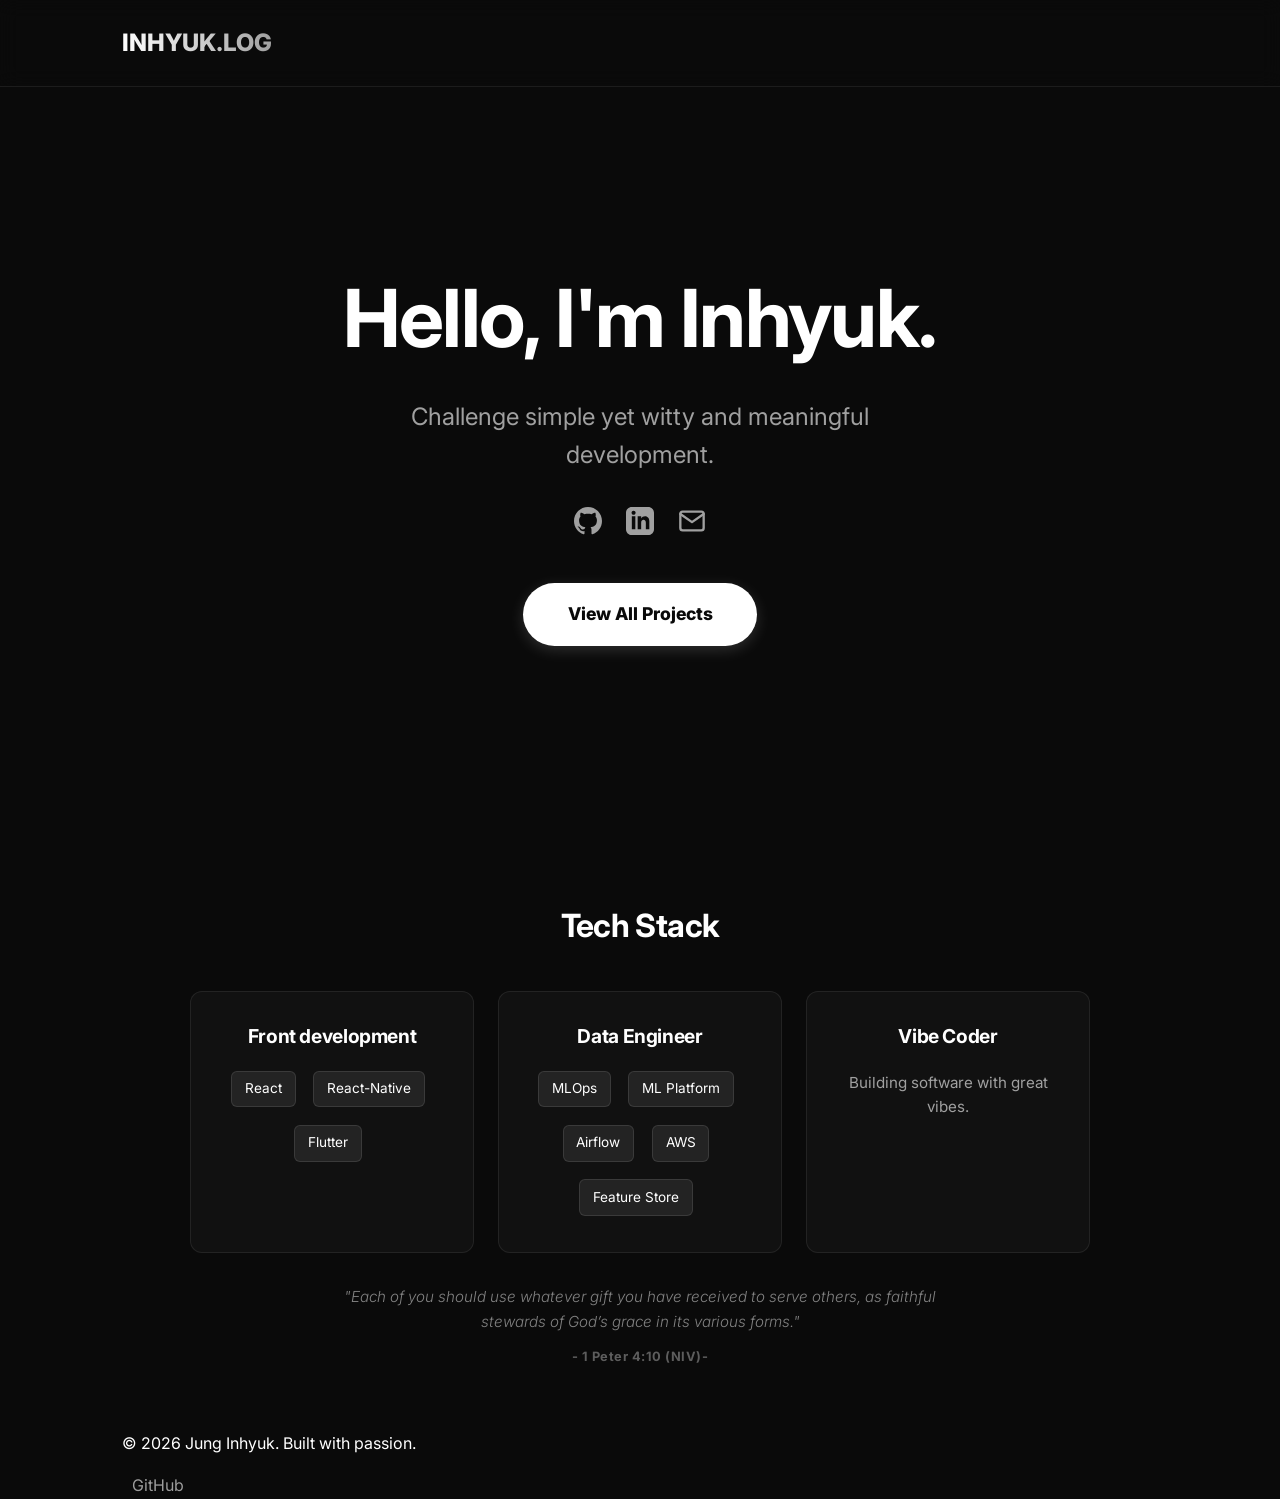
<file: index.html>
<!DOCTYPE html>
<html lang="ko">

<head>
    <meta charset="UTF-8">
    <meta name="viewport" content="width=device-width, initial-scale=1.0">
    <title>Inhyuk Jung | Software Engineer</title>
    <meta name="description" content="Software Engineer Jung Inhyuk's Portfolio.">
    <link rel="stylesheet" href="style.css">
    <link rel="preconnect" href="https://fonts.googleapis.com">
    <link rel="preconnect" href="https://fonts.gstatic.com" crossorigin>
    <link href="https://fonts.googleapis.com/css2?family=Inter:wght@400;700;800&display=swap" rel="stylesheet">
</head>

<body>

    <nav>
        <div class="container nav-content">
            <div class="logo"><a href="index.html">INHYUK.LOG</a></div>
            <!-- <div class="nav-links">
                <a href="index.html">Home</a>
                <a href="#about">About</a>
                <a href="apps/index.html">Projects</a>
            </div> -->
        </div>
    </nav>

    <header class="hero" id="home">
        <div class="container">
            <h1>Hello, I'm Inhyuk.</h1>
            <p>Challenge simple yet witty and meaningful development.</p>

            <div class="social-links">
                <a href="https://github.com/inhyuk-jung" target="_blank" class="social-link" title="GitHub">
                    <svg width="28" height="28" viewBox="0 0 24 24" fill="currentColor">
                        <path
                            d="M12 0c-6.626 0-12 5.373-12 12 0 5.302 3.438 9.8 8.207 11.387.599.111.793-.261.793-.577v-2.234c-3.338.726-4.033-1.416-4.033-1.416-.546-1.387-1.333-1.756-1.333-1.756-1.089-.745.083-.729.083-.729 1.205.084 1.839 1.237 1.839 1.237 1.07 1.834 2.807 1.304 3.492.997.107-.775.418-1.305.762-1.604-2.665-.305-5.467-1.334-5.467-5.931 0-1.311.469-2.381 1.236-3.221-.124-.303-.535-1.524.117-3.176 0 0 1.008-.322 3.301 1.23.957-.266 1.983-.399 3.003-.404 1.02.005 2.047.138 3.006.404 2.291-1.552 3.297-1.23 3.297-1.23.653 1.653.242 2.874.118 3.176.77.84 1.235 1.911 1.235 3.221 0 4.609-2.807 5.624-5.479 5.921.43.372.823 1.102.823 2.222v3.293c0 .319.192.694.801.576 4.765-1.589 8.199-6.086 8.199-11.386 0-6.627-5.373-12-12-12z" />
                    </svg>
                </a>
                <a href="https://www.linkedin.com/in/inhyuk-jung/" target="_blank" class="social-link" title="LinkedIn">
                    <svg width="28" height="28" viewBox="0 0 24 24" fill="currentColor">
                        <path
                            d="M19 0h-14c-2.761 0-5 2.239-5 5v14c0 2.761 2.239 5 5 5h14c2.762 0 5-2.239 5-5v-14c0-2.761-2.238-5-5-5zm-11 19h-3v-11h3v11zm-1.5-12.268c-.966 0-1.75-.79-1.75-1.764s.784-1.764 1.75-1.764 1.75.79 1.75 1.764-.783 1.764-1.75 1.764zm13.5 12.268h-3v-5.604c0-3.368-4-3.113-4 0v5.604h-3v-11h3v1.765c1.396-2.586 7-2.777 7 2.476v6.759z" />
                    </svg>
                </a>
                <a href="mailto:jihsss93@gmail.com" class="social-link" title="Email Me">
                    <svg width="28" height="28" viewBox="0 0 24 24" fill="none" stroke="currentColor" stroke-width="2"
                        stroke-linecap="round" stroke-linejoin="round">
                        <path d="M4 4h16c1.1 0 2 .9 2 2v12c0 1.1-.9 2-2 2H4c-1.1 0-2-.9-2-2V6c0-1.1.9-2 2-2z"></path>
                        <polyline points="22,6 12,13 2,6"></polyline>
                    </svg>
                </a>
            </div>

            <div class="hero-cta">
                <a href="apps/index.html" class="btn-primary">View All Projects</a>
            </div>
        </div>
    </header>

    <section id="tech-stack" class="container reveal">
        <h2 style="text-align: center; margin-bottom: 2.5rem; font-size: 2rem;">Tech Stack</h2>
        <div class="tech-grid">
            <div class="tech-card">
                <h3>Front development</h3>
                <div class="tech-tags">
                    <span class="tag tech">React</span>
                    <span class="tag tech">React-Native</span>
                    <span class="tag tech">Flutter</span>
                </div>
            </div>
            <div class="tech-card">
                <h3>Data Engineer</h3>
                <div class="tech-tags">
                    <span class="tag tech">MLOps</span>
                    <span class="tag tech">ML Platform</span>
                    <span class="tag tech">Airflow</span>
                    <span class="tag tech">AWS</span>
                    <span class="tag tech">Feature Store</span>
                </div>
            </div>
            <div class="tech-card">
                <h3>Vibe Coder</h3>
                <p style="color: var(--text-secondary); margin-top: 0.5rem; font-size: 0.95rem;">Building software with
                    great vibes.</p>
            </div>
        </div>
    </section>

    <!-- <section id="about" class="container reveal">
        <h2>About Me</h2>
        <p style="color: var(--text-secondary); margin-top: 1rem; max-width: 800px;">
            안녕하세요, 품질 높은 코드를 지향하는 소프트웨어 엔지니어 정인혁입니다.
            복잡한 문제를 단순화하고 사용자에게 가치 있는 경험을 제공하는 것을 즐깁니다.
        </p>
    </section> -->

    <section class="container reveal"
        style="padding-top: 2rem; padding-bottom: 4rem; text-align: center; opacity: 0.8;">
        <blockquote
            style="font-style: italic; color: var(--text-secondary); max-width: 650px; margin: 0 auto; line-height: 1.6; font-size: 0.95rem; font-weight: 300;">
            "Each of you should use whatever gift you have received to serve others, as faithful stewards of God’s grace
            in its various forms."
            <div
                style="margin-top: 0.8rem; font-weight: 700; font-style: normal; font-size: 0.8rem; letter-spacing: 0.5px; opacity: 0.7;">
                - 1 Peter 4:10 (NIV)-</div>
        </blockquote>
    </section>

    <footer id="contact">
        <div class="container">
            <p>&copy; 2026 Jung Inhyuk. Built with passion.</p>
            <div style="margin-top: 1rem;">
                <a href="https://github.com/inhyuk-jung" target="_blank"
                    style="margin: 0 10px; opacity: 0.6;">GitHub</a>
            </div>
        </div>
    </footer>

    <script src="main.js"></script>
</body>

</html>
</file>
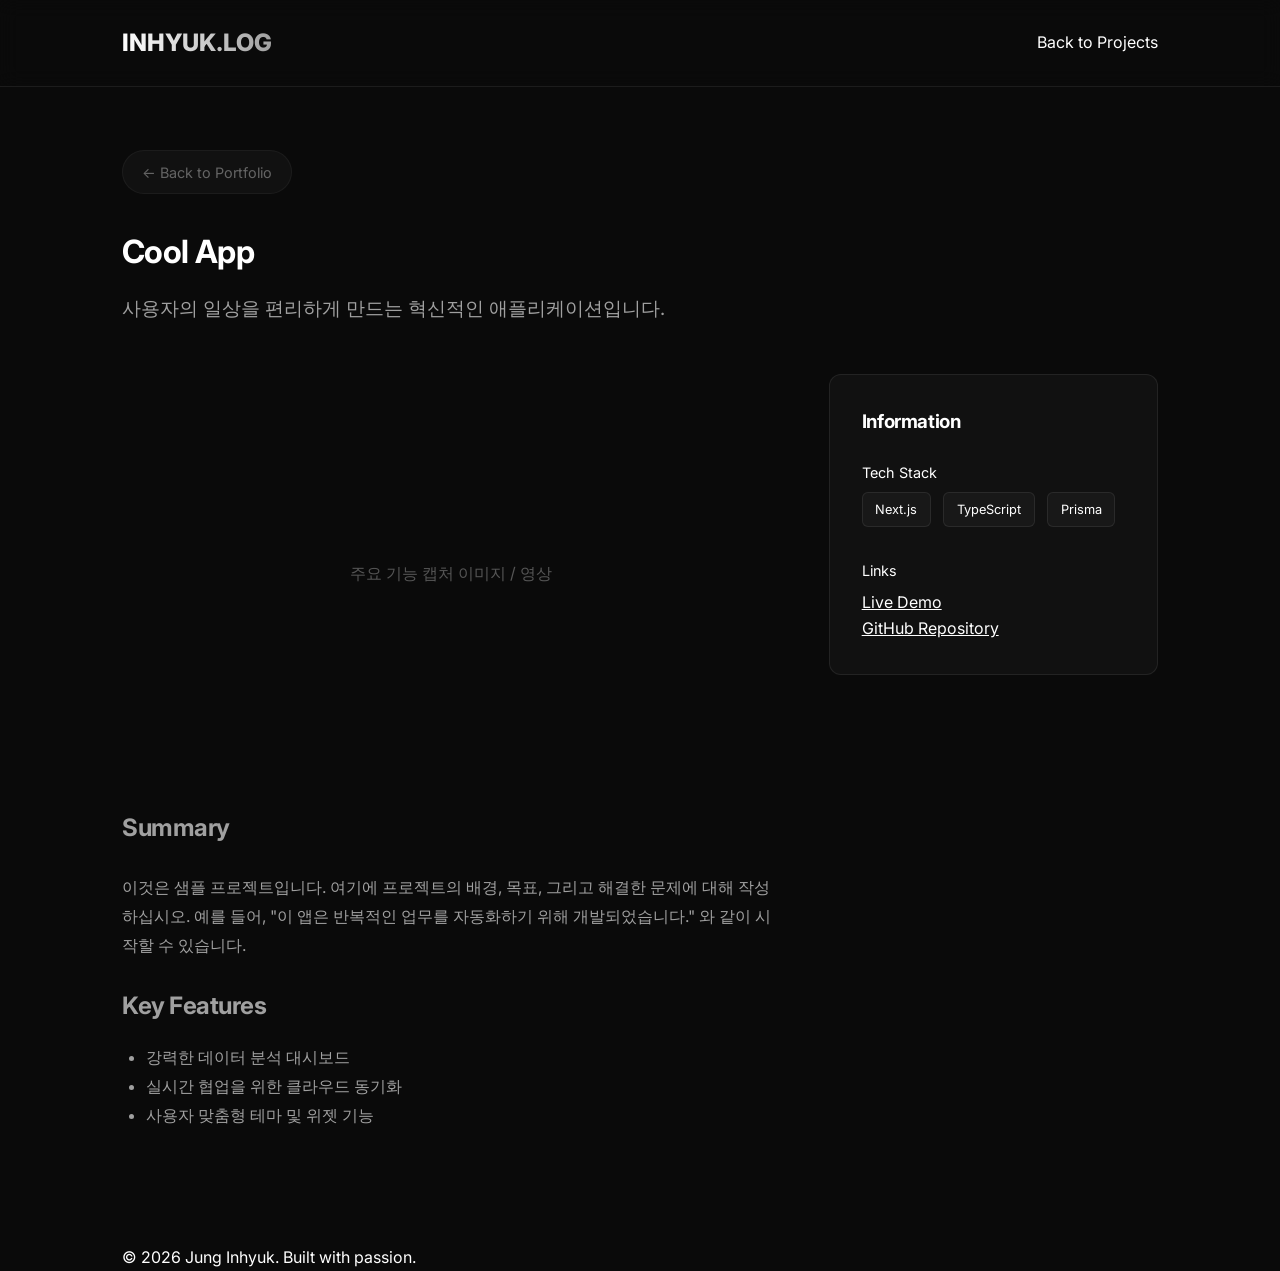
<file: apps/sample-app.html>
<!DOCTYPE html>
<html lang="ko">

<head>
    <meta charset="UTF-8">
    <meta name="viewport" content="width=device-width, initial-scale=1.0">
    <title>Cool App | Inhyuk Jung</title>
    <link rel="stylesheet" href="../style.css">
    <link rel="preconnect" href="https://fonts.googleapis.com">
    <link rel="preconnect" href="https://fonts.gstatic.com" crossorigin>
    <link href="https://fonts.googleapis.com/css2?family=Inter:wght@400;700;800&display=swap" rel="stylesheet">
    <style>
        .app-header {
            padding-top: 150px;
            padding-bottom: 50px;
        }

        .back-link {
            display: inline-block;
            margin-bottom: 2rem;
            opacity: 0.6;
        }

        .back-link:hover {
            opacity: 1;
            transform: translateX(-5px);
        }

        .app-content {
            display: grid;
            grid-template-columns: 2fr 1fr;
            gap: 3rem;
        }

        .app-image {
            width: 100%;
            height: 400px;
            background: var(--glass-bg);
            border: 1px solid var(--glass-border);
            border-radius: 20px;
            display: flex;
            align-items: center;
            justify-content: center;
            margin-bottom: 2rem;
        }

        .tag {
            background: var(--glass-bg);
            padding: 0.4rem 0.8rem;
            border-radius: 6px;
            font-size: 0.8rem;
            border: 1px solid var(--glass-border);
            margin-right: 0.5rem;
            margin-bottom: 0.5rem;
            display: inline-block;
        }

        @media (max-width: 768px) {
            .app-content {
                grid-template-columns: 1fr;
            }
        }
    </style>
</head>

<body>

    <nav>
        <div class="container nav-content">
            <div class="logo"><a href="../index.html">INHYUK.LOG</a></div>
            <div class="nav-links">
                <a href="../index.html#projects">Back to Projects</a>
            </div>
        </div>
    </nav>

    <main class="container">
        <header class="app-header reveal">
            <a href="../index.html" class="back-link">← Back to Portfolio</a>
            <h1>Cool App</h1>
            <p style="color: var(--text-secondary); margin-top: 1rem; font-size: 1.2rem;">사용자의 일상을 편리하게 만드는 혁신적인
                애플리케이션입니다.</p>
        </header>

        <div class="app-content reveal">
            <div>
                <div class="app-image">
                    <span style="opacity: 0.3;">주요 기능 캡처 이미지 / 영상</span>
                </div>
                <article style="color: var(--text-secondary); line-height: 1.8;">
                    <h2>Summary</h2>
                    <p style="margin: 1.5rem 0;">
                        이것은 샘플 프로젝트입니다. 여기에 프로젝트의 배경, 목표, 그리고 해결한 문제에 대해 작성하십시오.
                        예를 들어, "이 앱은 반복적인 업무를 자동화하기 위해 개발되었습니다." 와 같이 시작할 수 있습니다.
                    </p>
                    <h2>Key Features</h2>
                    <ul style="margin: 1rem 1.5rem;">
                        <li>강력한 데이터 분석 대시보드</li>
                        <li>실시간 협업을 위한 클라우드 동기화</li>
                        <li>사용자 맞춤형 테마 및 위젯 기능</li>
                    </ul>
                </article>
            </div>

            <aside>
                <div class="card">
                    <h3>Information</h3>
                    <div style="margin-top: 1.5rem;">
                        <p style="font-size: 0.9rem; margin-bottom: 0.5rem;">Tech Stack</p>
                        <span class="tag">Next.js</span>
                        <span class="tag">TypeScript</span>
                        <span class="tag">Prisma</span>
                    </div>
                    <div style="margin-top: 1.5rem;">
                        <p style="font-size: 0.9rem; margin-bottom: 0.5rem;">Links</p>
                        <a href="#" style="color: var(--accent-color); text-decoration: underline;">Live Demo</a><br>
                        <a href="#" style="color: var(--accent-color); text-decoration: underline;">GitHub
                            Repository</a>
                    </div>
                </div>
            </aside>
        </div>
    </main>

    <footer style="margin-top: 100px;">
        <div class="container">
            <p>&copy; 2026 Jung Inhyuk. Built with passion.</p>
        </div>
    </footer>

    <script src="../main.js"></script>
</body>

</html>
</file>
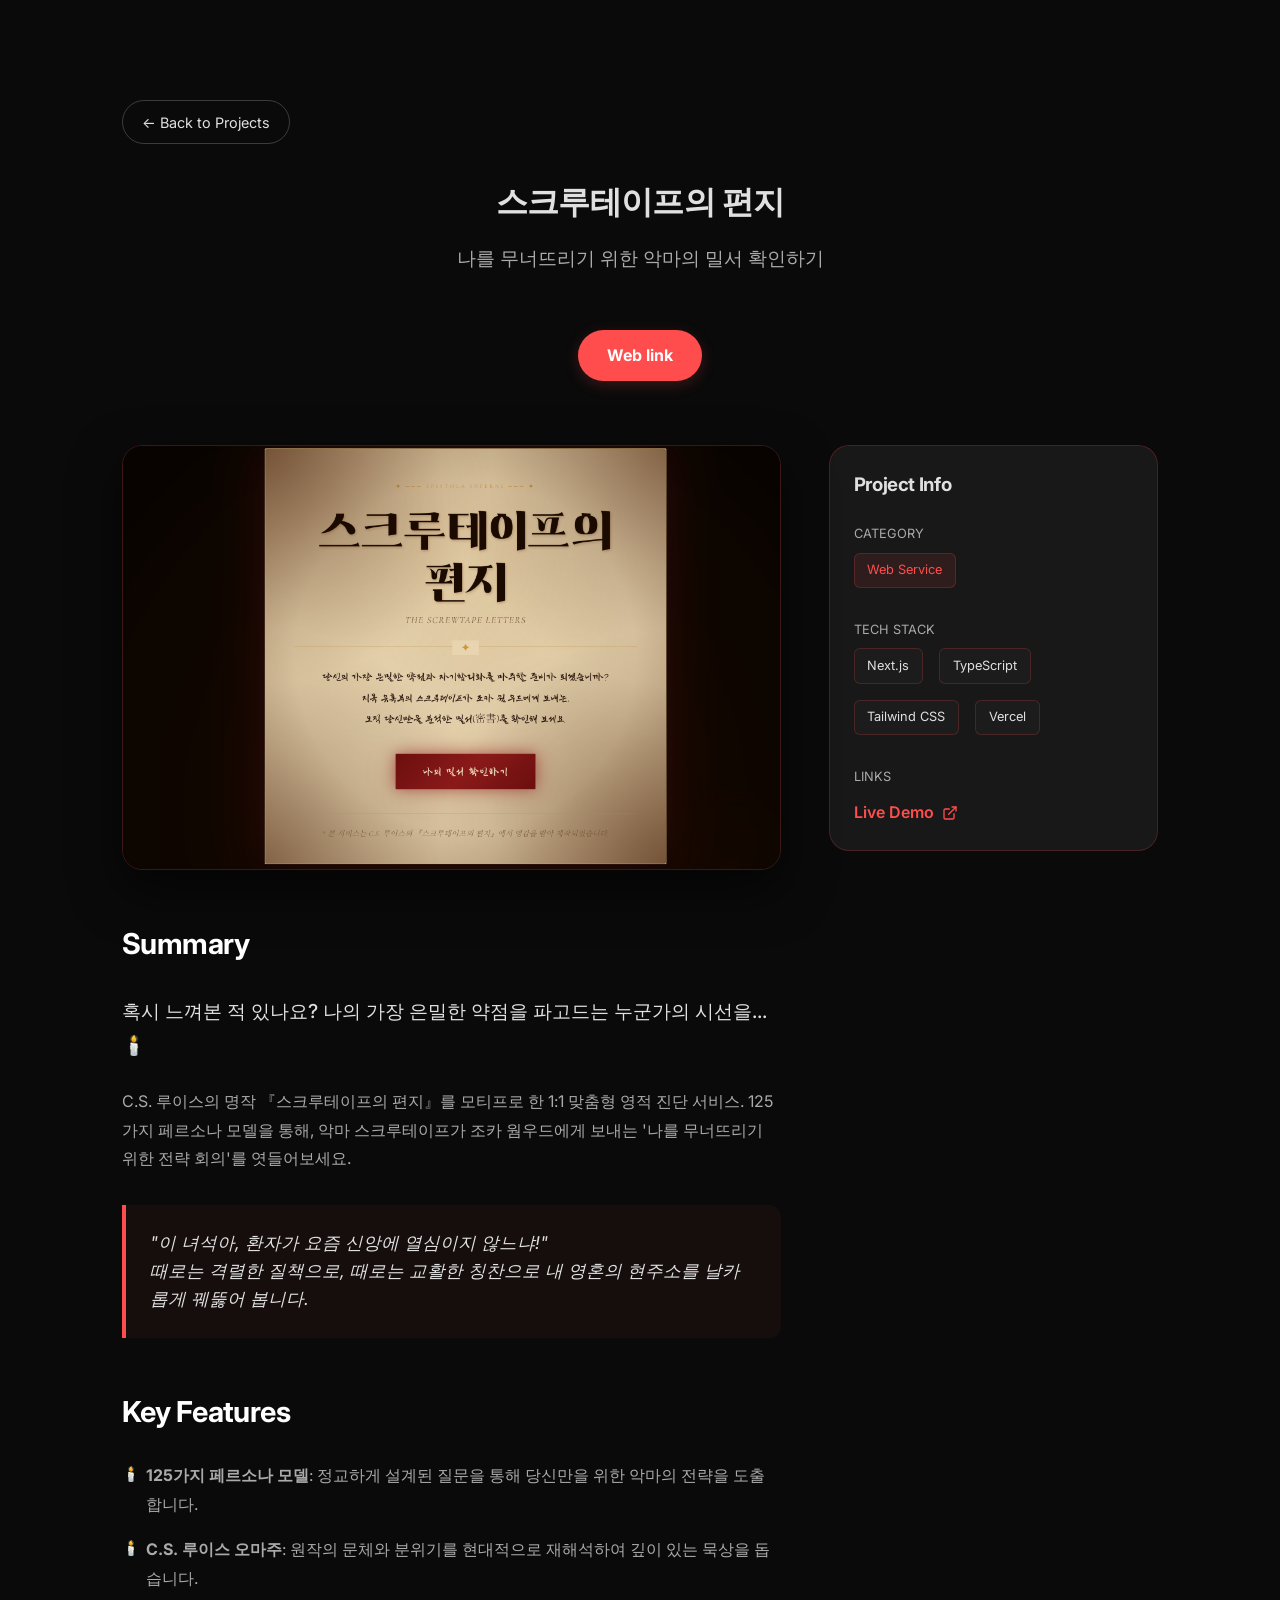
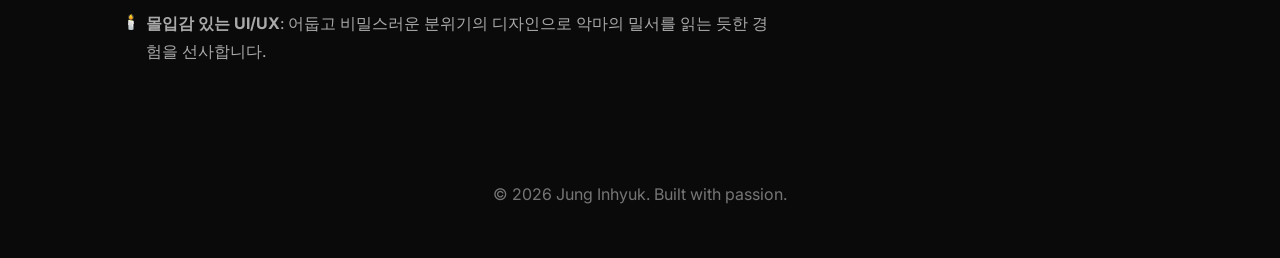
<file: apps/screwtape_letters.html>
<!DOCTYPE html>
<html lang="ko">

<head>
    <meta charset="UTF-8">
    <meta name="viewport" content="width=device-width, initial-scale=1.0">
    <title>스크루테이프의 편지 | Inhyuk Jung</title>
    <link rel="stylesheet" href="../style.css">
    <link rel="preconnect" href="https://fonts.googleapis.com">
    <link rel="preconnect" href="https://fonts.gstatic.com" crossorigin>
    <link href="https://fonts.googleapis.com/css2?family=Inter:wght@400;700;800&display=swap" rel="stylesheet">
    <style>
        :root {
            --bg-color: #0a0a0a;
            --text-primary: #e0e0e0;
            --text-secondary: #aaaaaa;
            --accent-color: #ff4d4d;
            --glass-bg: rgba(30, 30, 30, 0.7);
            --glass-border: rgba(255, 77, 77, 0.2);
            --nav-bg: rgba(10, 10, 10, 0.8);
        }

        body {
            background-color: var(--bg-color);
            color: var(--text-primary);
        }

        .logo,
        .logo a,
        .nav-links a,
        .back-link {
            color: var(--text-primary);
            background: none;
        }

        .back-link {
            border-color: rgba(255, 255, 255, 0.2);
        }

        .back-link:hover {
            background: rgba(255, 255, 255, 0.1);
            color: #fff;
        }

        .btn-web {
            display: inline-block;
            background: var(--accent-color);
            color: white;
            padding: 0.8rem 1.8rem;
            border-radius: 50px;
            text-decoration: none;
            font-weight: 700;
            transition: all 0.3s ease;
            margin-top: 2rem;
            box-shadow: 0 4px 15px rgba(255, 77, 77, 0.2);
        }

        .btn-web:hover {
            transform: translateY(-3px);
            box-shadow: 0 10px 25px rgba(255, 77, 77, 0.4);
            filter: brightness(1.1);
        }

        .app-image img {
            border-radius: 20px;
            box-shadow: 0 20px 50px rgba(0, 0, 0, 0.6);
            border: 1px solid var(--glass-border);
        }

        .summary-quote {
            margin: 2rem 0;
            font-style: italic;
            border-left: 4px solid var(--accent-color);
            padding: 1.5rem;
            background: rgba(255, 77, 77, 0.05);
            border-radius: 0 12px 12px 0;
            color: var(--text-primary);
            font-size: 1.1rem;
            line-height: 1.6;
        }

        .app-header {
            padding-top: 100px;
            padding-bottom: 40px;
            text-align: center;
        }

        .store-buttons {
            justify-content: center;
        }

        h2 {
            margin-top: 3rem;
            margin-bottom: 1.5rem;
            font-size: 1.8rem;
            color: #fff;
        }

        .feature-list {
            list-style: none;
            padding: 0;
        }

        .feature-list li {
            position: relative;
            padding-left: 1.5rem;
            margin-bottom: 1rem;
        }

        .feature-list li::before {
            content: '🕯️';
            position: absolute;
            left: 0;
            font-size: 0.9rem;
        }

        aside .card {
            border-color: var(--glass-border);
        }

        .aside-tag {
            background: rgba(255, 77, 77, 0.1);
            color: var(--accent-color);
            border: 1px solid rgba(255, 77, 77, 0.2);
        }
    </style>
</head>

<body>

    <main class="container">
        <header class="app-header reveal">
            <div style="text-align: left;">
                <a href="index.html" class="back-link">← Back to Projects</a>
            </div>
            <h1>스크루테이프의 편지</h1>
            <p style="color: var(--text-secondary); margin-top: 1rem; font-size: 1.2rem; font-weight: 300;">나를 무너뜨리기 위한
                악마의 밀서 확인하기</p>
            <div class="store-buttons">
                <a href="https://screwtape-letters.vercel.app/" target="_blank" class="btn-web">Web link</a>
            </div>
        </header>

        <div class="app-content reveal">
            <div>
                <div class="app-image">
                    <img src="../assets/images/apps/screwtape_letters_screenshot.png"
                        alt="Screwtape Letters Screenshot">
                </div>

                <article style="color: var(--text-secondary); line-height: 1.8;">
                    <h2>Summary</h2>
                    <p style="margin: 1.5rem 0; color: var(--text-primary); font-size: 1.2rem; font-weight: 500;">
                        혹시 느껴본 적 있나요? 나의 가장 은밀한 약점을 파고드는 누군가의 시선을... 🕯️
                    </p>
                    <p style="margin: 1.5rem 0;">
                        C.S. 루이스의 명작 『스크루테이프의 편지』를 모티프로 한 1:1 맞춤형 영적 진단 서비스. 125가지 페르소나 모델을 통해, 악마 스크루테이프가 조카 웜우드에게 보내는
                        '나를 무너뜨리기 위한 전략 회의'를 엿들어보세요.
                    </p>

                    <div class="summary-quote">
                        "이 녀석아, 환자가 요즘 신앙에 열심이지 않느냐!" <br>
                        때로는 격렬한 질책으로, 때로는 교활한 칭찬으로 내 영혼의 현주소를 날카롭게 꿰뚫어 봅니다.
                    </div>

                    <h2>Key Features</h2>
                    <ul class="feature-list">
                        <li><strong>125가지 페르소나 모델</strong>: 정교하게 설계된 질문을 통해 당신만을 위한 악마의 전략을 도출합니다.</li>
                        <li><strong>C.S. 루이스 오마주</strong>: 원작의 문체와 분위기를 현대적으로 재해석하여 깊이 있는 묵상을 돕습니다.</li>
                        <li><strong>몰입감 있는 UI/UX</strong>: 어둡고 비밀스러운 분위기의 디자인으로 악마의 밀서를 읽는 듯한 경험을 선사합니다.</li>
                    </ul>
                </article>
            </div>

            <aside>
                <div class="card" style="background: var(--glass-bg); padding: 1.5rem; border-radius: 20px;">
                    <h3 style="margin-bottom: 1.5rem;">Project Info</h3>
                    <div style="margin-bottom: 1.5rem;">
                        <p
                            style="font-size: 0.8rem; text-transform: uppercase; color: var(--text-secondary); margin-bottom: 0.5rem;">
                            Category</p>
                        <span class="tag aside-tag">Web Service</span>
                    </div>
                    <div style="margin-bottom: 1.5rem;">
                        <p
                            style="font-size: 0.8rem; text-transform: uppercase; color: var(--text-secondary); margin-bottom: 0.5rem;">
                            Tech Stack</p>
                        <div class="project-tags">
                            <span class="tag">Next.js</span>
                            <span class="tag">TypeScript</span>
                            <span class="tag">Tailwind CSS</span>
                            <span class="tag">Vercel</span>
                        </div>
                    </div>
                    <div>
                        <p
                            style="font-size: 0.8rem; text-transform: uppercase; color: var(--text-secondary); margin-bottom: 0.8rem;">
                            Links</p>
                        <a href="https://screwtape-letters.vercel.app/" target="_blank"
                            style="color: var(--accent-color); display: flex; align-items: center; gap: 0.5rem; font-weight: 600;">
                            Live Demo
                            <svg width="16" height="16" viewBox="0 0 24 24" fill="none" stroke="currentColor"
                                stroke-width="2" stroke-linecap="round" stroke-linejoin="round">
                                <path d="M18 13v6a2 2 0 0 1-2 2H5a2 2 0 0 1-2-2V8a2 2 0 0 1 2-2h6" />
                                <polyline points="15 3 21 3 21 9" />
                                <line x1="10" y1="14" x2="21" y2="3" />
                            </svg>
                        </a>
                    </div>
                </div>
            </aside>
        </div>
    </main>

    <footer style="margin-top: 100px; padding-bottom: 50px; text-align: center;">
        <div class="container" style="opacity: 0.5;">
            <p>&copy; 2026 Jung Inhyuk. Built with passion.</p>
        </div>
    </footer>

    <script src="../main.js"></script>
</body>

</html>
</file>
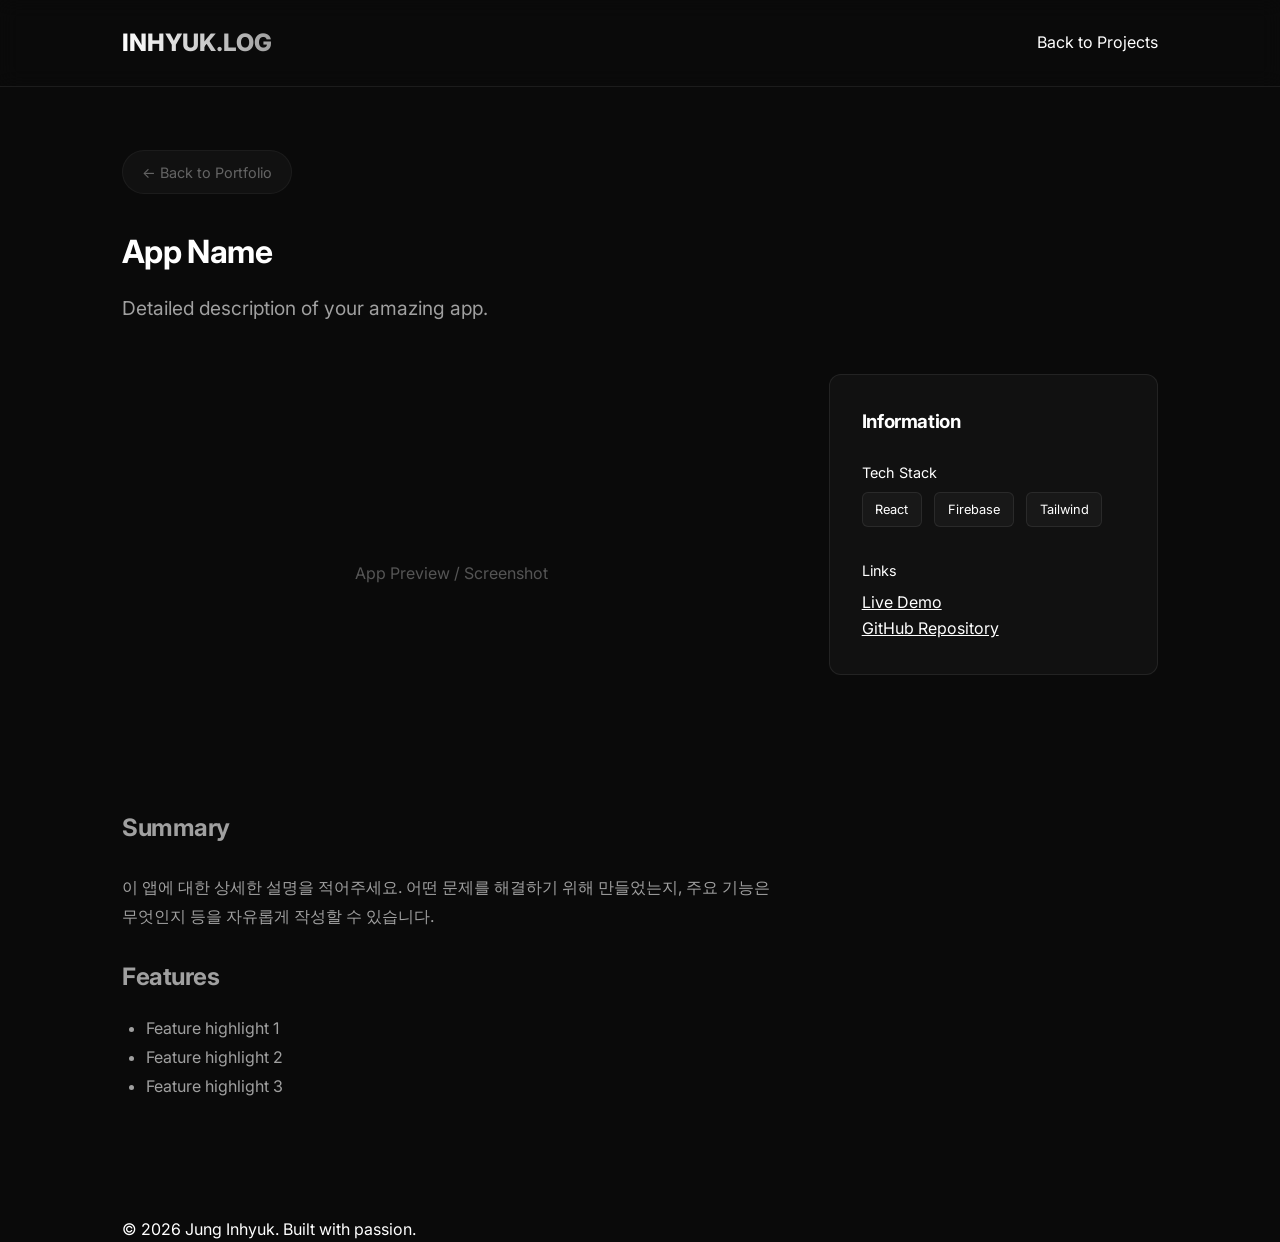
<file: apps/template.html>
<!DOCTYPE html>
<html lang="ko">

<head>
    <meta charset="UTF-8">
    <meta name="viewport" content="width=device-width, initial-scale=1.0">
    <title>App Name | Inhyuk Jung</title>
    <link rel="stylesheet" href="../style.css">
    <link rel="preconnect" href="https://fonts.googleapis.com">
    <link rel="preconnect" href="https://fonts.gstatic.com" crossorigin>
    <link href="https://fonts.googleapis.com/css2?family=Inter:wght@400;700;800&display=swap" rel="stylesheet">
    <style>
        .app-header {
            padding-top: 150px;
            padding-bottom: 50px;
        }

        .back-link {
            display: inline-block;
            margin-bottom: 2rem;
            opacity: 0.6;
        }

        .back-link:hover {
            opacity: 1;
            transform: translateX(-5px);
        }

        .app-content {
            display: grid;
            grid-template-columns: 2fr 1fr;
            gap: 3rem;
        }

        .app-image {
            width: 100%;
            height: 400px;
            background: var(--glass-bg);
            border: 1px solid var(--glass-border);
            border-radius: 20px;
            display: flex;
            align-items: center;
            justify-content: center;
            margin-bottom: 2rem;
        }

        .tag {
            background: var(--glass-bg);
            padding: 0.4rem 0.8rem;
            border-radius: 6px;
            font-size: 0.8rem;
            border: 1px solid var(--glass-border);
            margin-right: 0.5rem;
            margin-bottom: 0.5rem;
            display: inline-block;
        }

        @media (max-width: 768px) {
            .app-content {
                grid-template-columns: 1fr;
            }
        }
    </style>
</head>

<body>

    <nav>
        <div class="container nav-content">
            <div class="logo"><a href="../index.html">INHYUK.LOG</a></div>
            <div class="nav-links">
                <a href="../index.html#projects">Back to Projects</a>
            </div>
        </div>
    </nav>

    <main class="container">
        <header class="app-header reveal">
            <a href="../index.html" class="back-link">← Back to Portfolio</a>
            <h1>App Name</h1>
            <p style="color: var(--text-secondary); margin-top: 1rem; font-size: 1.2rem;">Detailed description of your
                amazing app.</p>
        </header>

        <div class="app-content reveal">
            <div>
                <div class="app-image">
                    <span style="opacity: 0.3;">App Preview / Screenshot</span>
                </div>
                <article style="color: var(--text-secondary); line-height: 1.8;">
                    <h2>Summary</h2>
                    <p style="margin: 1.5rem 0;">
                        이 앱에 대한 상세한 설명을 적어주세요. 어떤 문제를 해결하기 위해 만들었는지,
                        주요 기능은 무엇인지 등을 자유롭게 작성할 수 있습니다.
                    </p>
                    <h2>Features</h2>
                    <ul style="margin: 1rem 1.5rem;">
                        <li>Feature highlight 1</li>
                        <li>Feature highlight 2</li>
                        <li>Feature highlight 3</li>
                    </ul>
                </article>
            </div>

            <aside>
                <div class="card">
                    <h3>Information</h3>
                    <div style="margin-top: 1.5rem;">
                        <p style="font-size: 0.9rem; margin-bottom: 0.5rem;">Tech Stack</p>
                        <span class="tag">React</span>
                        <span class="tag">Firebase</span>
                        <span class="tag">Tailwind</span>
                    </div>
                    <div style="margin-top: 1.5rem;">
                        <p style="font-size: 0.9rem; margin-bottom: 0.5rem;">Links</p>
                        <a href="#" style="color: var(--accent-color); text-decoration: underline;">Live Demo</a><br>
                        <a href="#" style="color: var(--accent-color); text-decoration: underline;">GitHub
                            Repository</a>
                    </div>
                </div>
            </aside>
        </div>
    </main>

    <footer style="margin-top: 100px;">
        <div class="container">
            <p>&copy; 2026 Jung Inhyuk. Built with passion.</p>
        </div>
    </footer>

    <script src="../main.js"></script>
</body>

</html>
</file>
<file: style.css>
:root {
  --bg-color: #0a0a0a;
  --secondary-bg: #111111;
  --accent-color: #ffffff;
  --text-primary: #ffffff;
  --text-secondary: #a0a0a0;
  --glass-bg: rgba(255, 255, 255, 0.03);
  --glass-border: rgba(255, 255, 255, 0.08);
  --font-family: 'Inter', -apple-system, BlinkMacSystemFont, 'Segoe UI', Roboto, sans-serif;
  --transition: all 0.3s ease;
  --ios-color: #007AFF;
  --android-color: #3DDC84;
}

* {
  margin: 0;
  padding: 0;
  box-sizing: border-box;
}

body {
  background-color: var(--bg-color);
  color: var(--text-primary);
  font-family: var(--font-family);
  line-height: 1.6;
  overflow-x: hidden;
}

html {
  scroll-padding-top: 40px;
}

/* Typography */
h1,
h2,
h3 {
  font-weight: 700;
  letter-spacing: -0.02em;
}

a {
  text-decoration: none;
  color: inherit;
  transition: var(--transition);
}

/* Layout */
.container {
  max-width: 1100px;
  margin: 0 auto;
  padding: 0 2rem;
}

section {
  /* padding: 50px 0; */
}

/* Nav */
nav {
  position: fixed;
  top: 0;
  width: 100%;
  padding: 1.5rem 0;
  z-index: 1000;
  backdrop-filter: blur(10px);
  background: var(--nav-bg, rgba(10, 10, 10, 0.8));
  border-bottom: 1px solid var(--glass-border);
}

.nav-content {
  display: flex;
  justify-content: space-between;
  align-items: center;
}

.logo {
  font-size: 1.5rem;
  font-weight: 800;
  background: linear-gradient(to right, #fff, #a0a0a0);
  -webkit-background-clip: text;
  background-clip: text;
  -webkit-text-fill-color: transparent;
}

.nav-links {
  display: flex;
  gap: 2rem;
}

.nav-links a:hover {
  color: var(--accent-color);
  opacity: 0.7;
}

/* Hero Section */
.hero {
  height: 100vh;
  display: flex;
  align-items: center;
  justify-content: center;
  text-align: center;
}

.hero h1 {
  font-size: 5rem;
  margin-bottom: 1rem;
  opacity: 0;
  transform: translateY(30px);
  animation: fadeUp 0.8s forwards;
}

.hero p {
  font-size: 1.5rem;
  color: var(--text-secondary);
  max-width: 600px;
  margin: 0 auto;
  opacity: 0;
  transform: translateY(30px);
  animation: fadeUp 0.8s 0.2s forwards;
}

/* Hero Social Links & CTA */
.social-links {
  display: flex;
  gap: 1.5rem;
  justify-content: center;
  margin-top: 2rem;
  opacity: 0;
  transform: translateY(20px);
  animation: fadeUp 0.8s 0.4s forwards;
}

.social-link {
  color: var(--text-secondary);
  transition: var(--transition);
  display: flex;
  align-items: center;
  justify-content: center;
}

.social-link:hover {
  color: var(--text-primary);
  transform: translateY(-3px);
  filter: drop-shadow(0 0 10px rgba(255, 255, 255, 0.4));
}

.hero-cta {
  margin-top: 3rem;
  opacity: 0;
  transform: translateY(20px);
  animation: fadeUp 0.8s 0.5s forwards;
}

.btn-primary {
  display: inline-flex;
  align-items: center;
  justify-content: center;
  background: var(--text-primary);
  color: var(--bg-color);
  padding: 1.1rem 2.8rem;
  border-radius: 50px;
  font-weight: 800;
  font-size: 1.1rem;
  transition: var(--transition);
  box-shadow: 0 4px 15px rgba(255, 255, 255, 0.15);
}

.btn-primary:hover {
  transform: translateY(-3px);
  box-shadow: 0 6px 25px rgba(255, 255, 255, 0.35);
}

/* Cards & Components */
.card-grid {
  display: grid;
  grid-template-columns: repeat(auto-fit, minmax(300px, 1fr));
  gap: 2rem;
}

.card {
  background: var(--glass-bg);
  border: 1px solid var(--glass-border);
  padding: 2rem;
  border-radius: 12px;
  transition: var(--transition);
}

.card:hover {
  background: rgba(255, 255, 255, 0.05);
  transform: translateY(-5px);
  border-color: rgba(255, 255, 255, 0.15);
}

.app-image {
  width: 100%;
  height: auto;
  display: flex;
  align-items: center;
  justify-content: center;
  margin-bottom: 2rem;
  padding: 0;
  background: transparent !important;
  border: none !important;
}

.app-image img {
  width: 100%;
  height: auto;
  max-height: 500px;
  display: block;
  object-fit: contain;
  border-radius: 20px;
}

/* Tech Stack */
.tech-grid {
  display: grid;
  grid-template-columns: repeat(auto-fit, minmax(280px, 1fr));
  gap: 1.5rem;
  max-width: 900px;
  margin: 0 auto;
}

.tech-card {
  background: var(--glass-bg);
  border: 1px solid var(--glass-border);
  padding: 1.8rem;
  border-radius: 12px;
  transition: var(--transition);
  text-align: center;
}

.tech-card:hover {
  background: rgba(255, 255, 255, 0.05);
  transform: translateY(-5px);
  border-color: rgba(255, 255, 255, 0.15);
  box-shadow: 0 10px 30px rgba(0, 0, 0, 0.5);
}

.tech-card h3 {
  font-size: 1.2rem;
  margin-bottom: 1.2rem;
  color: var(--text-primary);
}

.tech-tags {
  display: flex;
  flex-wrap: wrap;
  gap: 0.6rem;
  justify-content: center;
}

.tag.tech {
  background: rgba(255, 255, 255, 0.08);
  border: 1px solid rgba(255, 255, 255, 0.1);
  color: var(--text-primary);
  font-size: 0.85rem;
  padding: 0.4rem 0.8rem;
  transition: var(--transition);
}

.tag.tech:hover {
  background: rgba(255, 255, 255, 0.15);
  transform: translateY(-2px);
}

/* Animations */
@keyframes fadeUp {
  to {
    opacity: 1;
    transform: translateY(0);
  }
}

.reveal {
  opacity: 0;
  transform: translateY(30px);
  transition: all 0.8s ease-out;
}

.reveal.active {
  opacity: 1;
  transform: translateY(0);
}

/* Links in Grid */
.card-link {
  display: block;
  height: 100%;
}

/* Store Buttons */
.store-buttons {
  display: flex;
  flex-wrap: wrap;
  gap: 1rem;
  margin: 1.5rem 0;
}

.store-button {
  display: inline-flex !important;
  align-items: center;
  justify-content: center;
  padding: 0.8rem 1.5rem;
  border-radius: 50px;
  font-weight: 700;
  font-size: 0.9rem;
  color: #fff !important;
  transition: var(--transition);
  border: 1px solid transparent;
  width: auto;
  min-width: 160px;
  cursor: pointer;
  text-align: center;
}

.store-button.ios {
  background: var(--ios-color);
  box-shadow: 0 4px 15px rgba(0, 122, 255, 0.2);
}

.store-button.ios:hover {
  transform: translateY(-2px);
  box-shadow: 0 6px 20px rgba(0, 122, 255, 0.4);
}

.store-button.android {
  background: var(--android-color);
  color: #000 !important;
  box-shadow: 0 4px 15px rgba(61, 220, 132, 0.2);
}

.store-button.android:hover {
  transform: translateY(-2px);
  box-shadow: 0 6px 20px rgba(61, 220, 132, 0.4);
}

.store-button.github {
  background: rgba(255, 255, 255, 0.1);
  border-color: rgba(255, 255, 255, 0.2);
}

.store-button.github:hover {
  background: #fff;
  color: #000 !important;
  transform: translateY(-2px);
}

/* App Detail Pages Common Styles */
.app-header {
  padding-top: 20px;
  padding-bottom: 30px;
}

.back-link {
  display: inline-flex;
  align-items: center;
  gap: 0.5rem;
  padding: 0.6rem 1.2rem;
  background: rgba(255, 255, 255, 0.05);
  border: 1px solid var(--glass-border);
  border-radius: 50px;
  margin-bottom: 2rem;
  font-size: 0.9rem;
  color: var(--text-secondary);
  transition: var(--transition);
}

.back-link:hover {
  background: rgba(255, 255, 255, 0.1);
  color: var(--text-primary);
  transform: translateX(-5px);
}

.app-content {
  display: grid;
  grid-template-columns: 2fr 1fr;
  gap: 3rem;
}

.tag {
  background: var(--glass-bg);
  padding: 0.4rem 0.8rem;
  border-radius: 6px;
  font-size: 0.8rem;
  border: 1px solid var(--glass-border);
  margin-right: 0.5rem;
  margin-bottom: 0.5rem;
  display: inline-block;
}

/* Project List (apps/index.html) */
.project-list {
  display: flex;
  flex-direction: column;
  gap: 1.5rem;
  max-width: 800px;
  margin: 0 auto;
}

.project-item {
  display: flex;
  align-items: center;
  gap: 1.8rem;
  background: var(--glass-bg);
  border: 1px solid var(--glass-border);
  padding: 1.5rem;
  border-radius: 20px;
  transition: var(--transition);
  position: relative;
}

.project-item:hover {
  background: rgba(255, 255, 255, 0.05);
  transform: translateY(-3px);
  border-color: rgba(255, 255, 255, 0.2);
}

.project-icon {
  width: 84px;
  height: 84px;
  border-radius: 22.5%;
  /* Apple HIG 스타일 둥근 모서리 추구 */
  object-fit: cover;
  flex-shrink: 0;
  box-shadow: 0 4px 12px rgba(0, 0, 0, 0.2);
}

.project-icon-placeholder {
  width: 84px;
  height: 84px;
  border-radius: 22.5%;
  flex-shrink: 0;
  background: linear-gradient(135deg, #eee, #999);
  color: #000;
  display: flex;
  align-items: center;
  justify-content: center;
  font-weight: 800;
  font-size: 1.2rem;
  box-shadow: 0 4px 12px rgba(0, 0, 0, 0.2);
}

.project-info {
  flex-grow: 1;
}

.project-info h3 {
  font-size: 1.4rem;
  margin-bottom: 0.2rem;
  color: var(--text-primary);
}

.project-info p {
  color: var(--text-secondary);
  font-size: 1rem;
  margin-bottom: 0.8rem;
}

.project-tags {
  display: flex;
  gap: 0.5rem;
  flex-wrap: wrap;
}

.project-arrow {
  color: var(--text-secondary);
  opacity: 0.5;
  transition: var(--transition);
  display: flex;
  align-items: center;
}

.project-item:hover .project-arrow {
  opacity: 1;
  color: var(--text-primary);
  transform: translateX(3px);
}


/* Mobile Responsive Extra */
@media (max-width: 768px) {
  .hero h1 {
    font-size: 2.5rem;
  }

  .section {
    padding: 40px 0;
  }

  .nav-content {
    padding: 0 1rem;
  }

  .app-content {
    grid-template-columns: 1fr;
    gap: 2rem;
  }

  .app-header {
    padding-top: 20px;
    padding-bottom: 20px;
  }

  .app-image {
    margin-bottom: 1.5rem;
  }

  .store-buttons {
    flex-direction: column;
    align-items: stretch;
  }

  .store-button {
    max-width: 100%;
    width: 100%;
    margin-bottom: 0.5rem;
  }

  .project-item {
    flex-direction: row;
    align-items: center;
    text-align: left;
    gap: 1rem;
    padding: 1.2rem 1rem;
  }

  .project-icon,
  .project-icon-placeholder {
    width: 60px;
    height: 60px;
  }

  .project-icon-placeholder {
    font-size: 0.9rem;
  }

  .project-info {
    display: flex;
    flex-direction: column;
    align-items: flex-start;
  }

  .project-info h3 {
    font-size: 1.1rem;
    margin-bottom: 0.1rem;
  }

  .project-info p {
    font-size: 0.85rem;
    margin-bottom: 0.5rem;
  }

  .project-tags {
    justify-content: flex-start;
  }

  .project-arrow {
    position: static;
    transform: none;
    margin-left: auto;
  }

  .project-item:hover .project-arrow {
    transform: translateX(3px);
  }
}
</file>
